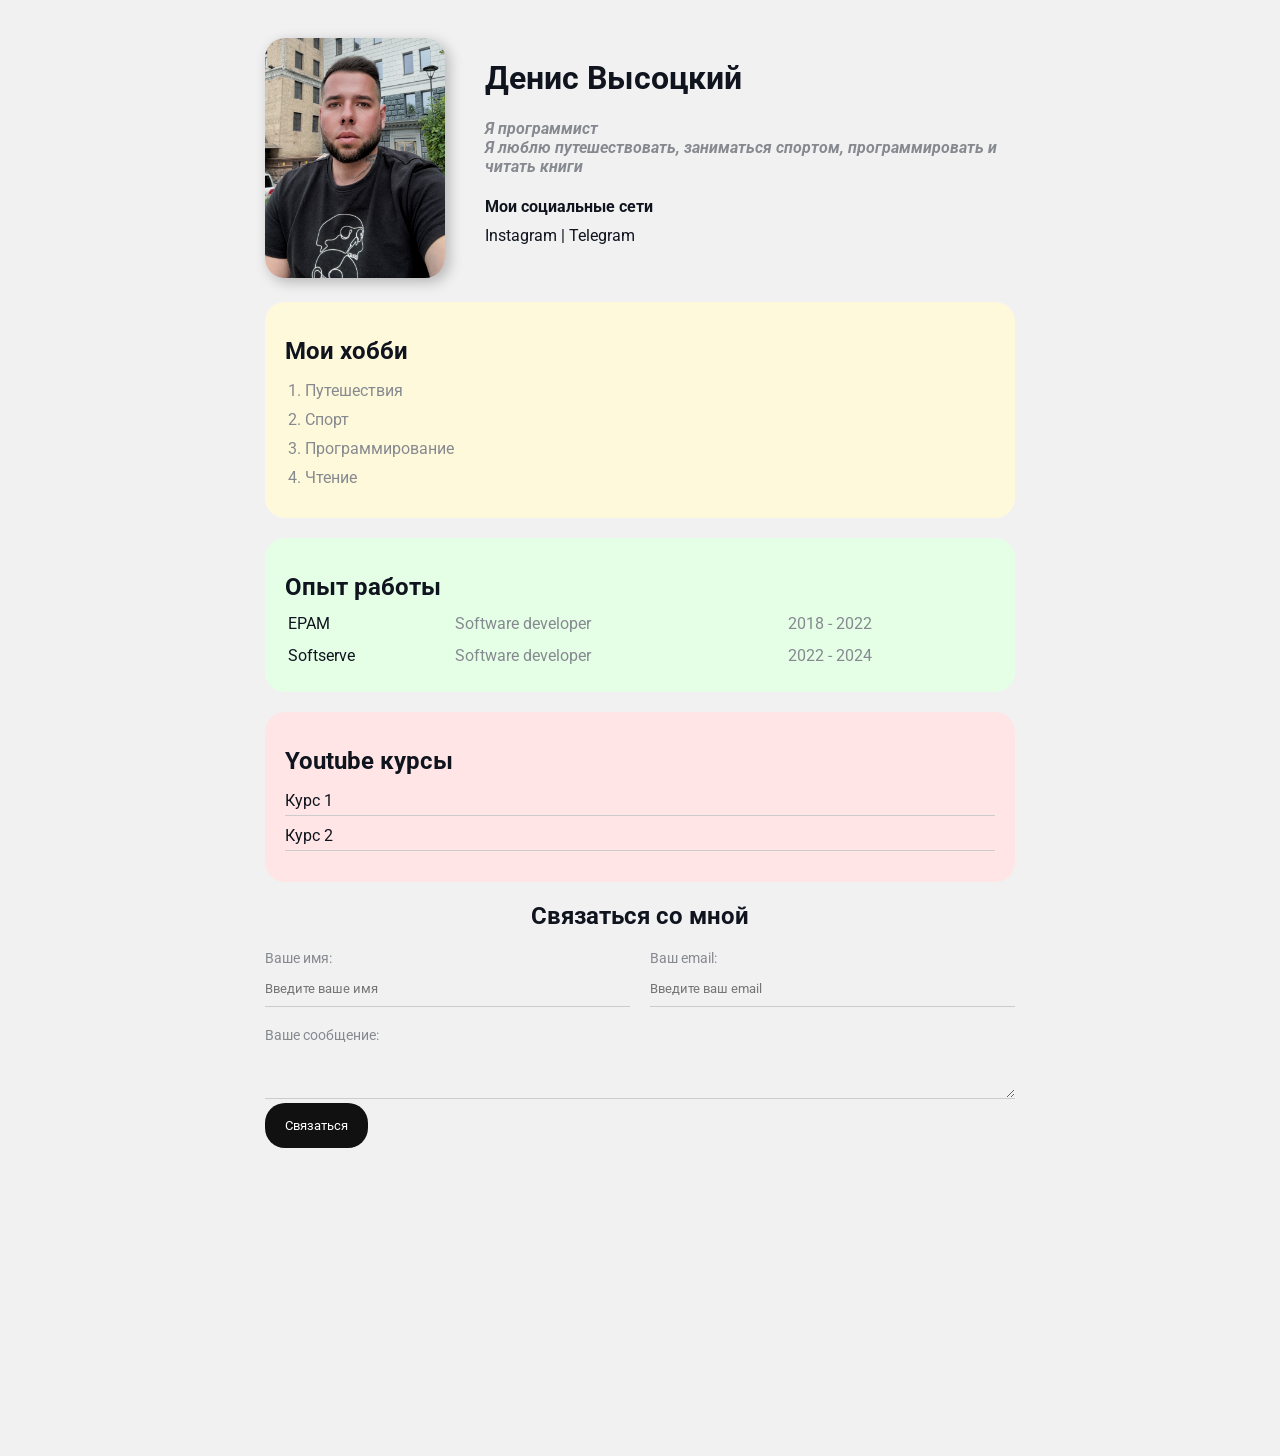
<file: index.html>
<!doctype html>
  <html lang="ru">
  <head>
    <meta charset="UTF-8" />
    <title> Den CV </title>
    <link href="css/style.css"
          rel="stylesheet" />
  </head>
  <body>
    <div class="container">
      <div class="info">
        <p class="image">
          <img src="photo.jpg"
               alt="Что-то пошло не так"
               class="photo" />
        </p>
        <div class="info-text">
          <h1> Денис Высоцкий </h1>
          <p> Я программист </p>
          <p>
            <strong> Я люблю путешествовать, заниматься спортом, программировать и читать книги </strong>
          </p>
          <h4> Мои социальные сети </h4>
          <a href="https://instagram.com/deny_awesome"
             target="_blank"> Instagram </a> |
          <a href=" https://t.me/deny_awesome"
             target="_blank"> Telegram </a>
        </div>
      </div>

      <div class="card bg-yellow">
        <h2> Мои хобби </h2>
        <ol class="list">
          <li> Путешествия </li>
          <li> Спорт </li>
          <li> Программирование </li>
          <li> Чтение </li>
        </ol>
      </div>

      <div class="card bg-green">
        <h2> Опыт работы </h2>
        <table class="table">
          <tbody>
          <tr>
            <td> EPAM </td>
            <td> Software developer </td>
            <td> 2018 - 2022 </td>
          </tr>
          <tr>
            <td> Softserve </td>
            <td> Software developer </td>
            <td> 2022 - 2024 </td>
          </tr>
          </tbody>
        </table>
      </div>

      <div class="card bg-red">
        <h2> Youtube курсы </h2>
        <ul class="link-list">
          <li>
            <a href="youtube.html"
               target="_blank"> Курс 1 </a>
          </li>
          <li>
            <a href="youtube.html"
               target="_blank"> Курс 2 </a>
          </li>
        </ul>
      </div>

      <div class="contact">
        <h2> Связаться со мной </h2>
        <form action="/">

          <div class="row">
            <div class="form-group">
              <label for="name">
                Ваше имя:
              </label>
              <input type="text"
                     id="name"
                     placeholder="Введите ваше имя" />
            </div>

            <div class="form-group">
              <label for="email">
                Ваш email:
              </label>
              <input type="email"
                     id="email"
                     placeholder="Введите ваш email" />
            </div>
          </div>

          <div class="form-group">
            <label for="text">
              Ваше сообщение:
            </label>
            <textarea id="text"
                      rows="2"
                      cols="15">
            </textarea>
          </div>

          <input type="submit"
                 value="Связаться"
                 class="btn" />
        </form>
      </div>

    </div>
  </body>
</html>
</file>
<file: css/style.css>
@import url('https://fonts.googleapis.com/css2?family=Roboto&display=swap');

body {
  background-color: #f1f1f1;
  color: #0f141e;
  font: normal 16px "Roboto", sans-serif;
}

a {
  color: #0f141e;
  text-decoration: none;
}

a:hover {
  text-decoration: underline;
}

.container {
  max-width: 750px;
  margin: auto;
  padding-top: 30px;
  padding-bottom: 300px;
}

.bg-yellow {
  background: #fff9dc;
}

.bg-green {
  background: #e5ffe7;
}

.bg-red {
  background: #ffe5e5;
}

.card {
  padding: 15px 20px;
  margin-bottom: 20px;
  border-radius: 20px;
}

.card h2 {
  margin-bottom: 10px;
}

.photo {
  width: 180px;
  height: 240px;
  border-radius: 20px;
  box-shadow: 4px 4px 14px rgba(0, 0, 0, 0.25);
}

.info {
  margin-bottom: 20px;
  display: flex;
}

@media (max-width: 700px) {
  .info {
    display: block;
  }
  .info-text {
    text-align: center;
    margin-right: 40px;
  }
  .image {
    text-align: center;
  }
}

.info p {
  color: #86898f;
  margin: 0;
  font-style: italic;
  font-weight: bold;
  text-decoration: none;
}

.info-text {
  margin-left: 40px;
}

.info-text h4 {
  margin-bottom: 10px;
}

.social {

}

.list {
  padding: 0 20px;
}

.list li {
  color: #86898f;
  margin-bottom: 10px;
}

.table {
  width: 100%;
}

.table td {
  padding-bottom: 10px;
}

.table td:nth-child(2), td:nth-child(3) {
  color: #86898f;
}

.link-list {
  list-style: none;
  padding: 0;
}

.link-list li {
  margin-bottom: 10px;
  padding-bottom: 5px;
  border-bottom: 1px solid #ccc;
}

.contact h2 {
  text-align: center;
}

.form-group label {
  display: block;
  font-size: 14px;
  color: #86898f;
}

.form-group input, .form-group textarea {
  width: 100%;
  box-sizing: border-box;
  border: none;
  border-bottom: 1px solid #ccc;
  color: #000;
  padding: 15px 0 10px;
  outline: none;
  font-family: inherit;
  background: transparent;
}

.row {
  display: flex;
  margin-bottom: 20px;
}

.row > .form-group {
  width: 50%;
}

.row > .form-group:first-child {
  margin-right: 20px;
}

.btn {
  background: #111;
  color: #fff;
  padding: 15px 20px;
  border: none;
  font-family: inherit;
  cursor: pointer;
  border-radius: 20px;
}

.btn:hover {
  opacity: 0.9;
}
</file>
